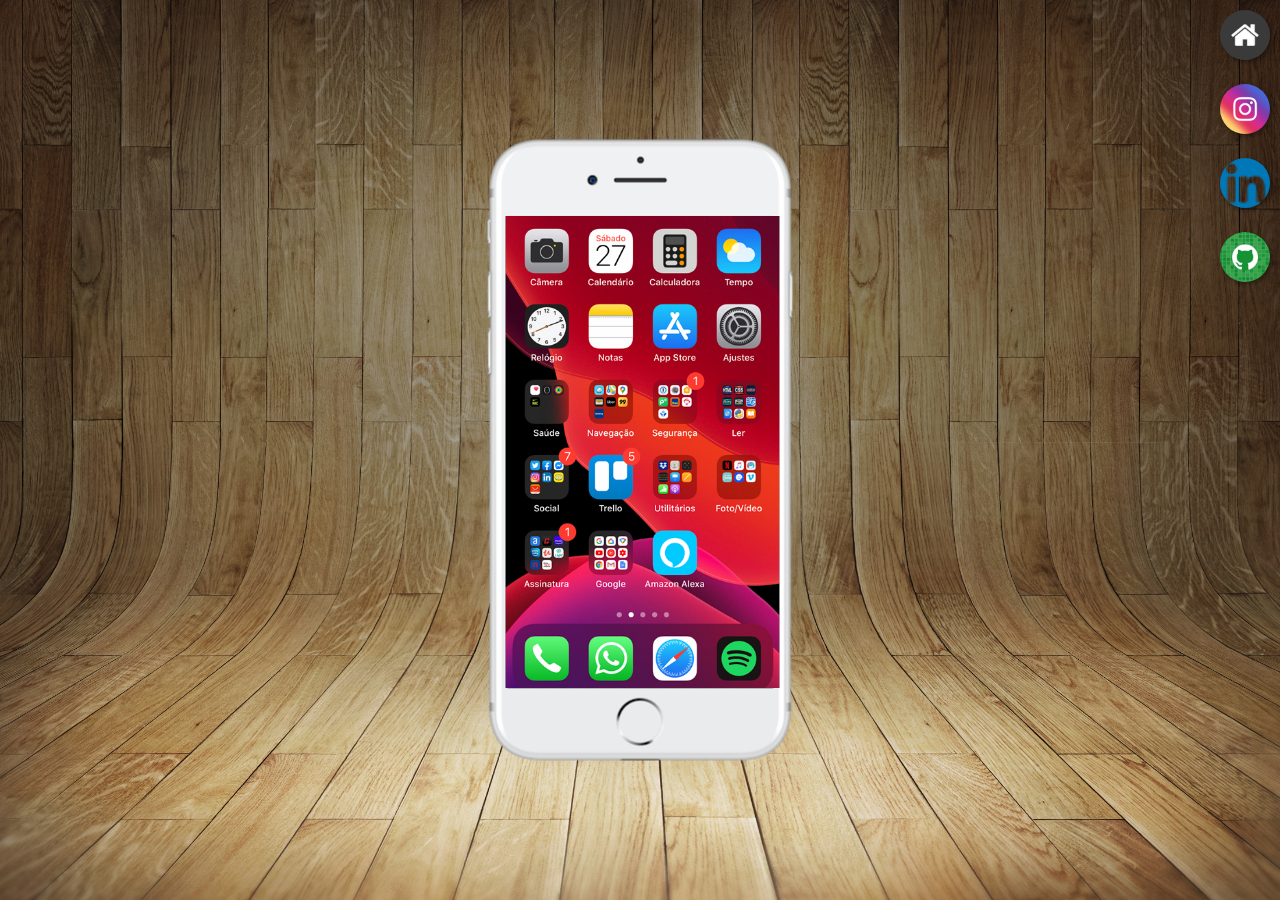
<file: index.html>
<!DOCTYPE html>
<html lang="pt-br">
<head>
    <meta charset="UTF-8">
    <meta name="viewport" content="width=device-width, initial-scale=1.0">

    <link rel="shortcut icon" href="pacote-d013/imagens/favicon.ico" type="image/x-icon">
    <link rel="stylesheet" href="estilos/style.css">
    
    <title>Redes Sociais</title>
</head>
<body>
    <main>
        <section id="telefone">
<iframe src="menu.html" name="tela" id="tela"  frameborder="0"> 

</iframe>
        </section>
        <section id="redes-sociais">
            <a href="menu.html" target="tela"><img src="imagens/imagens/logo-home.jpg" alt="Home"></a><br>

            <a href="insta.html" target="tela">
                <img src="imagens/imagens/logo-instagram.jpg" alt="Instagram">
            </a><br>

            <a href="linkedin.html" target="tela">
                <img src="imagens/imagens/linkedin (1).png" alt="linkedin">
            </a><br>

            <a href="github.html" target="tela">
                <img src="imagens/imagens/logo-github.jpg" alt=""></a><br>
            

        </section>
    </main>
</body>
</html>
</file>
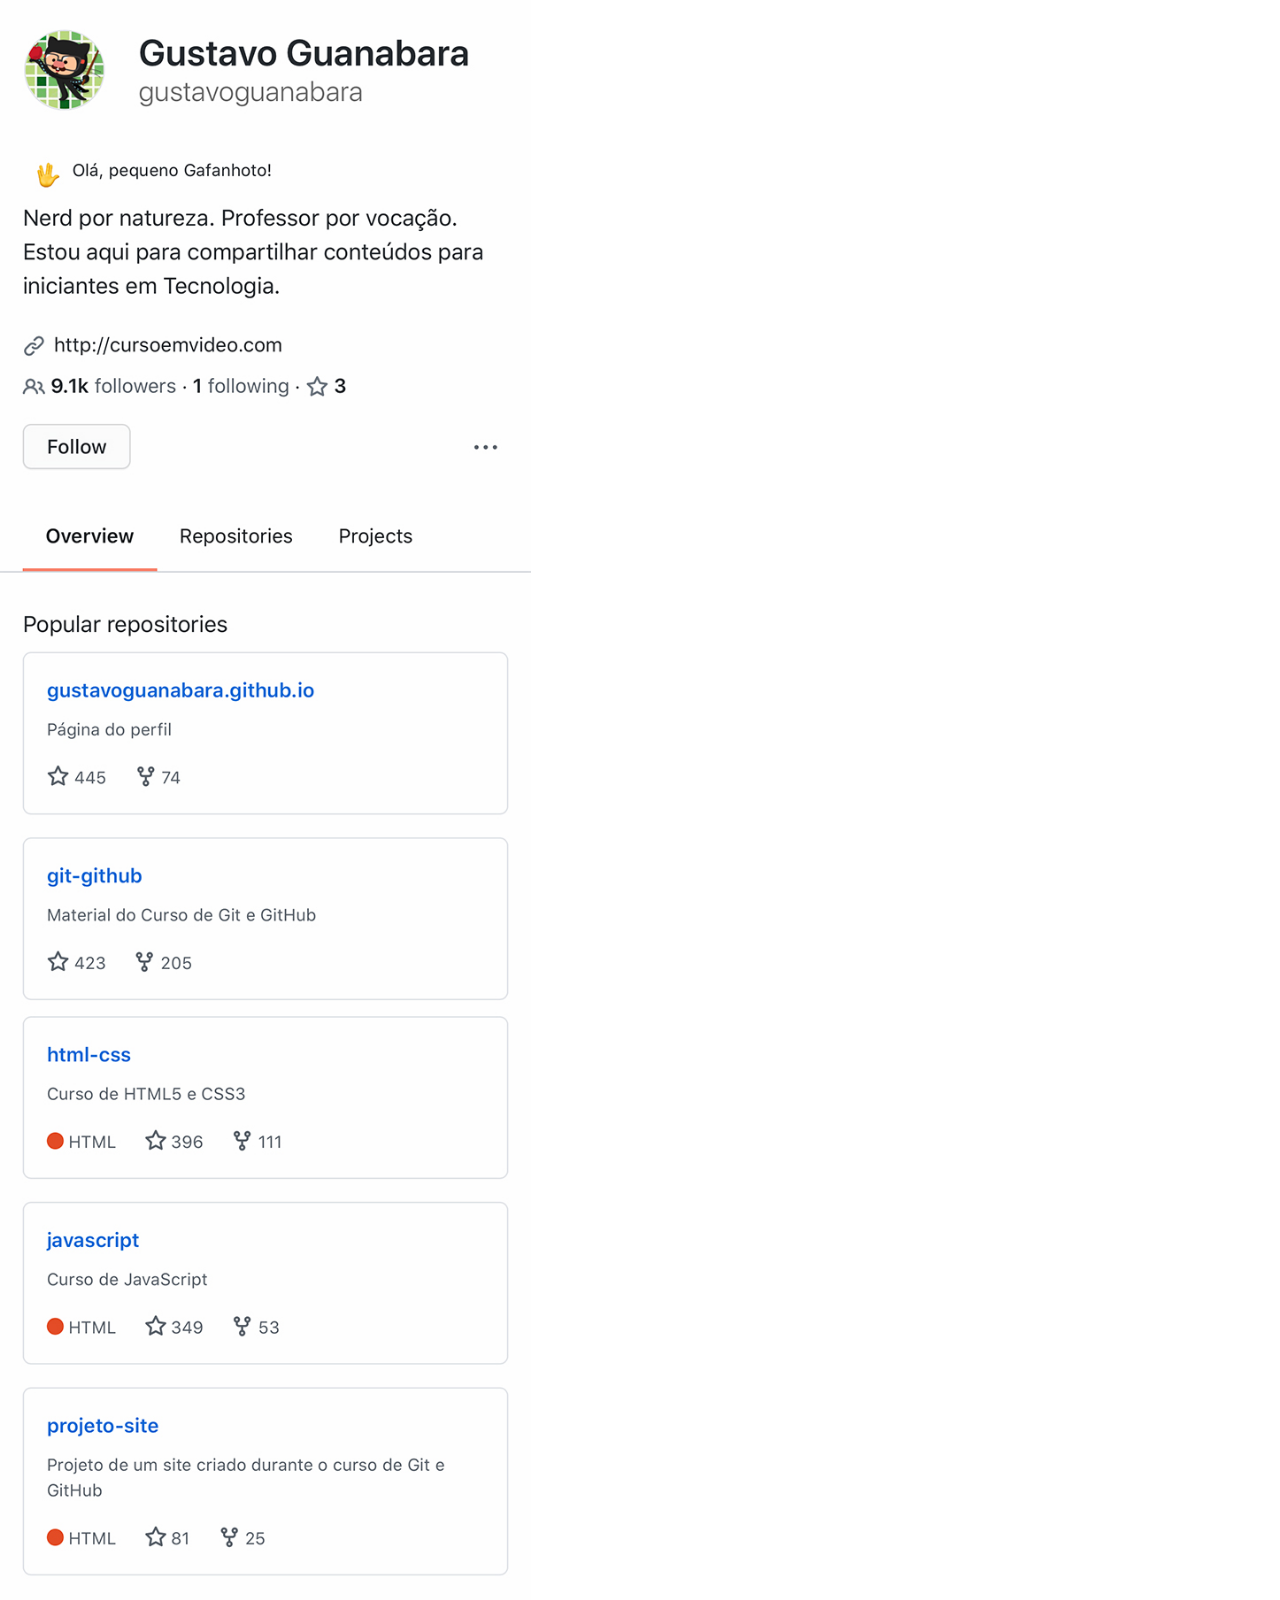
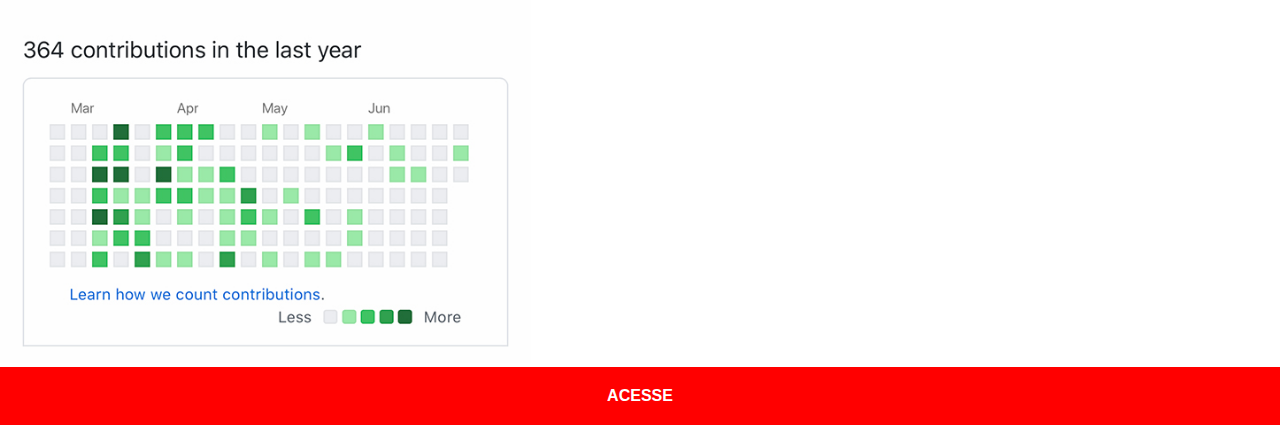
<file: github.html>
<!DOCTYPE html>
<html lang="pt-br">
<head>
    <meta charset="UTF-8">
    <meta name="viewport" content="width=device-width, initial-scale=1.0">
    <link rel="stylesheet" href="estilos/social.css">
    <title>Github</title>
</head>
<body>
    <img src="imagens/imagens/tela-github.jpg" alt="tela-github">
    <a href="https://github.com/lucasr099" target="_blank">ACESSE
    </a>
</body>
</html>
</file>
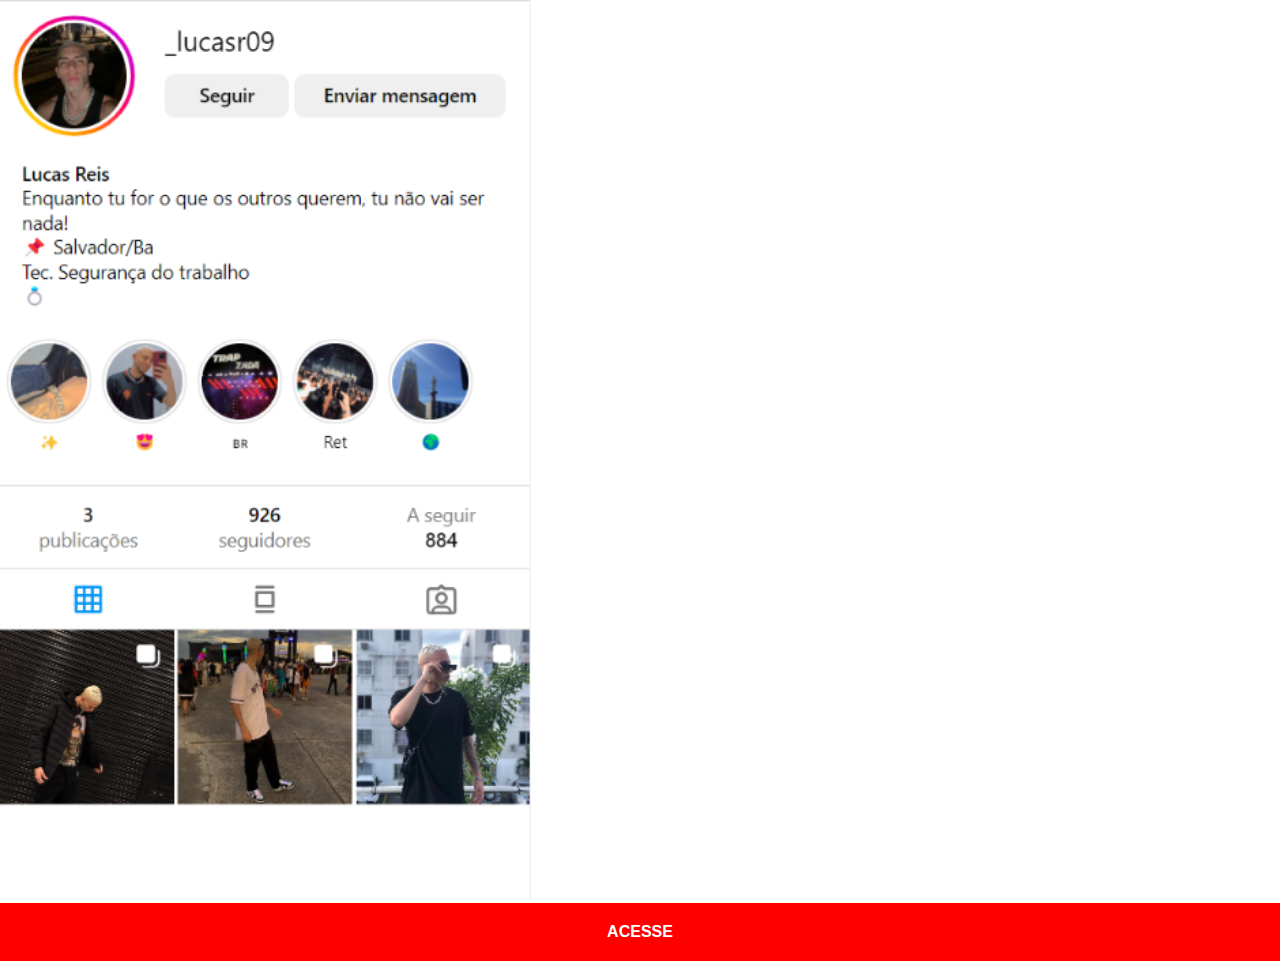
<file: insta.html>
<!DOCTYPE html>
<html lang="pt-br">
<head>
    <meta charset="UTF-8">
    <meta name="viewport" content="width=device-width, initial-scale=1.0">
    <link rel="stylesheet" href="estilos/social.css">
    <title>Github</title>
</head>
<body>
    <img src="imagens/imagens/Screenshot_2023-09-08_01-57-13.png">
    <a href="https://www.instagram.com/_lucasr09/" target="_blank">ACESSE
    </a>
</body>
</html>
</file>
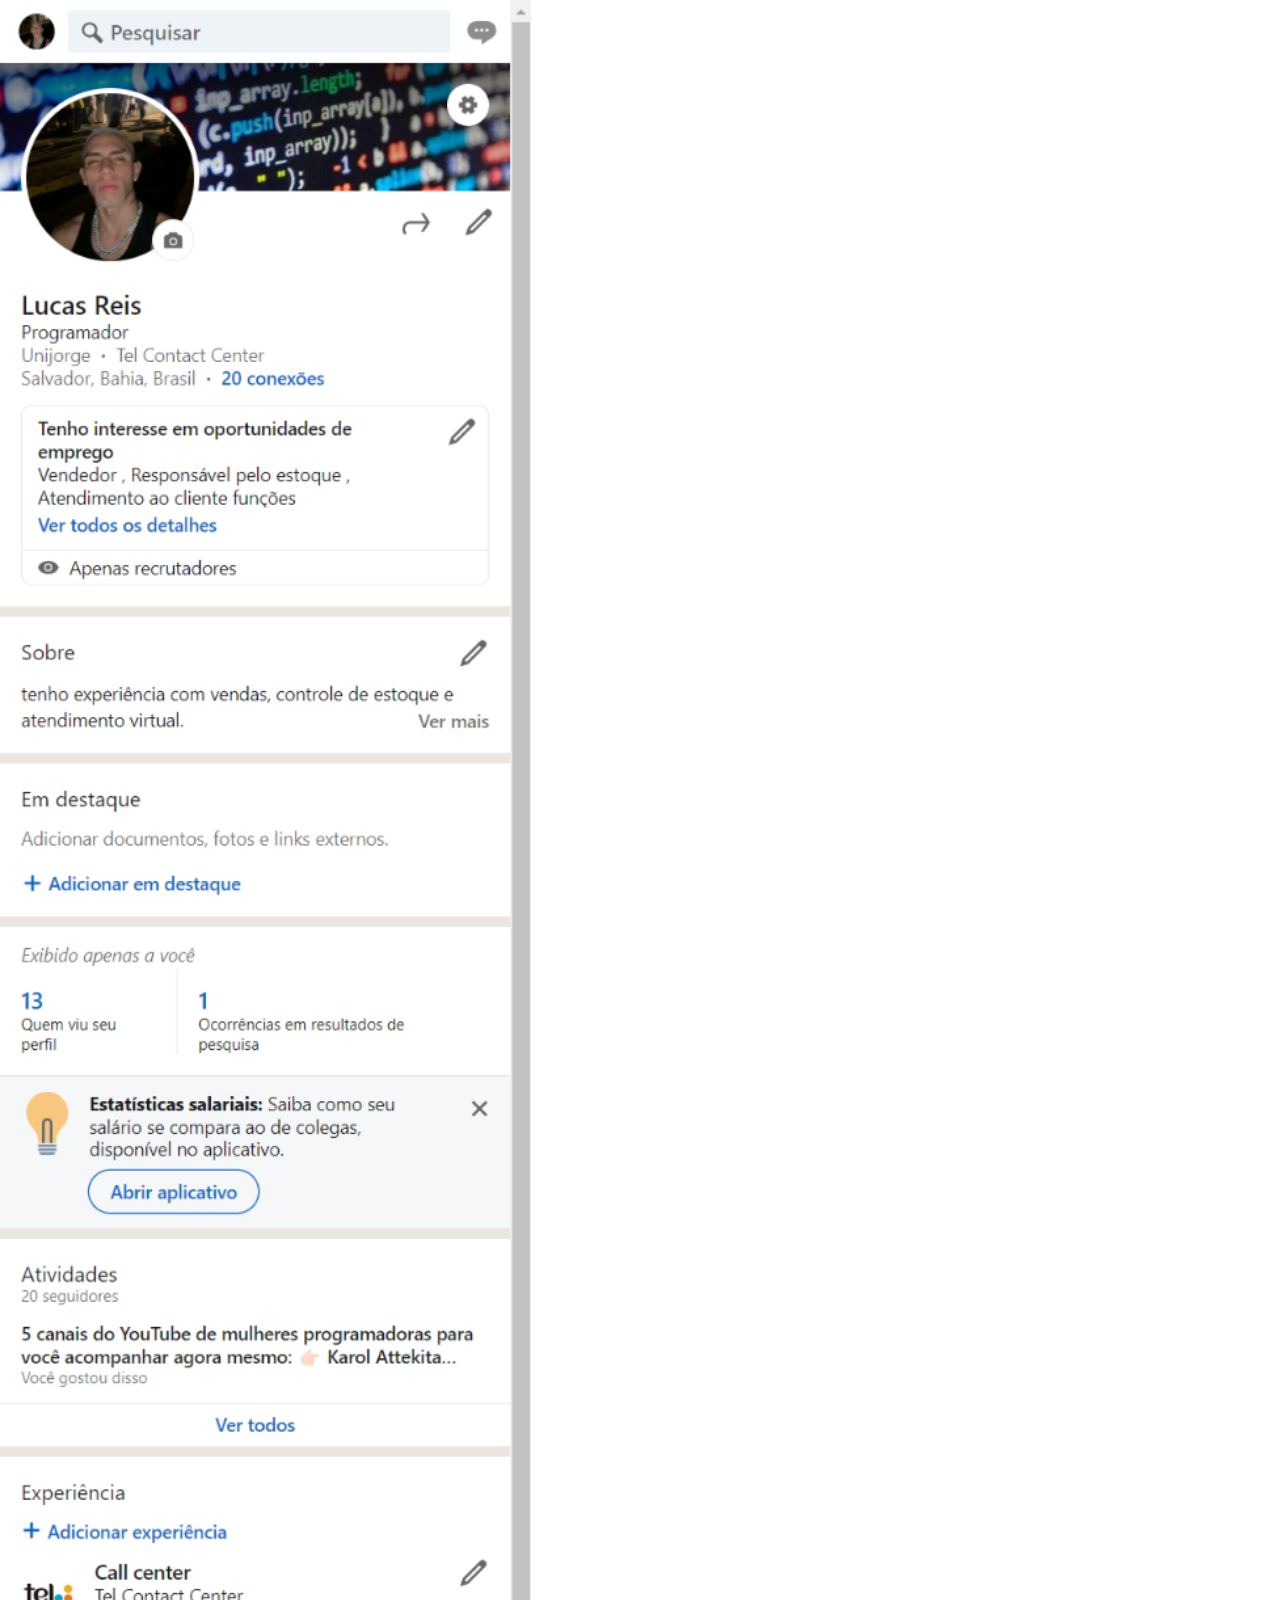
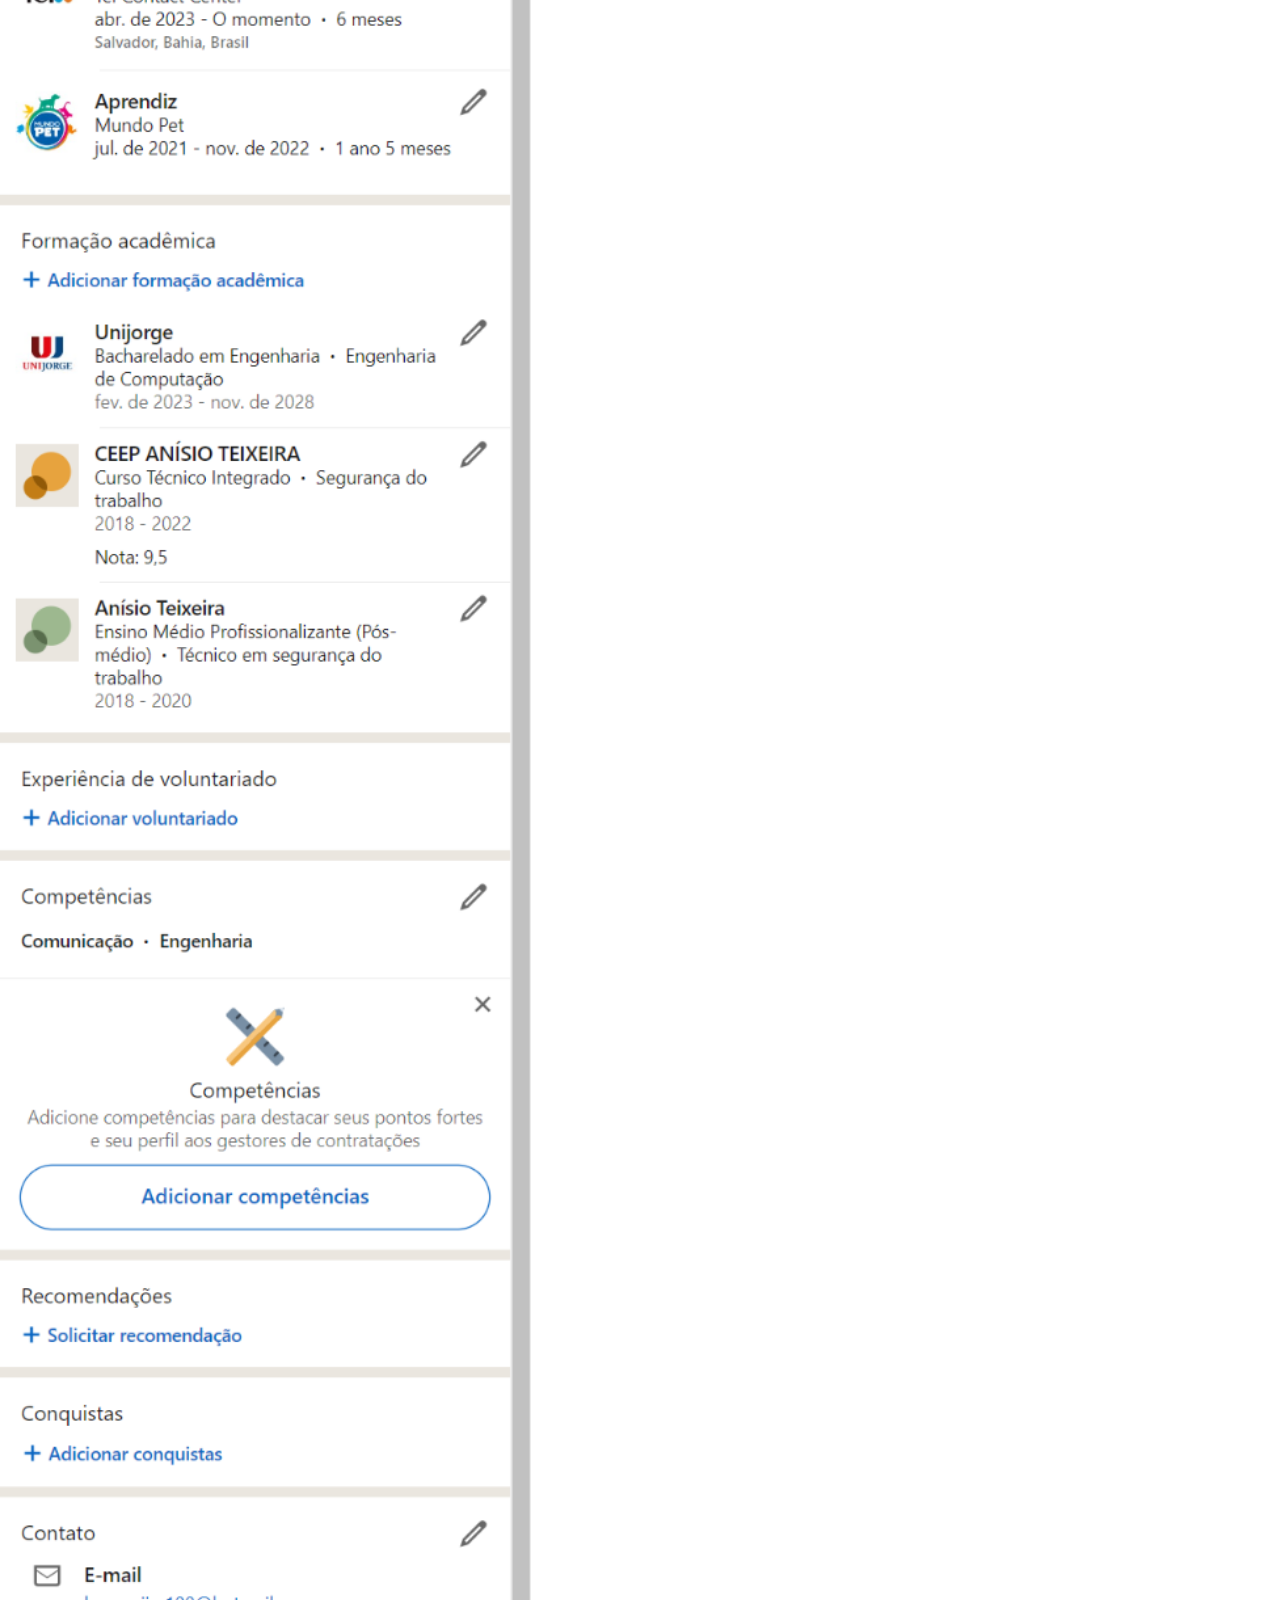
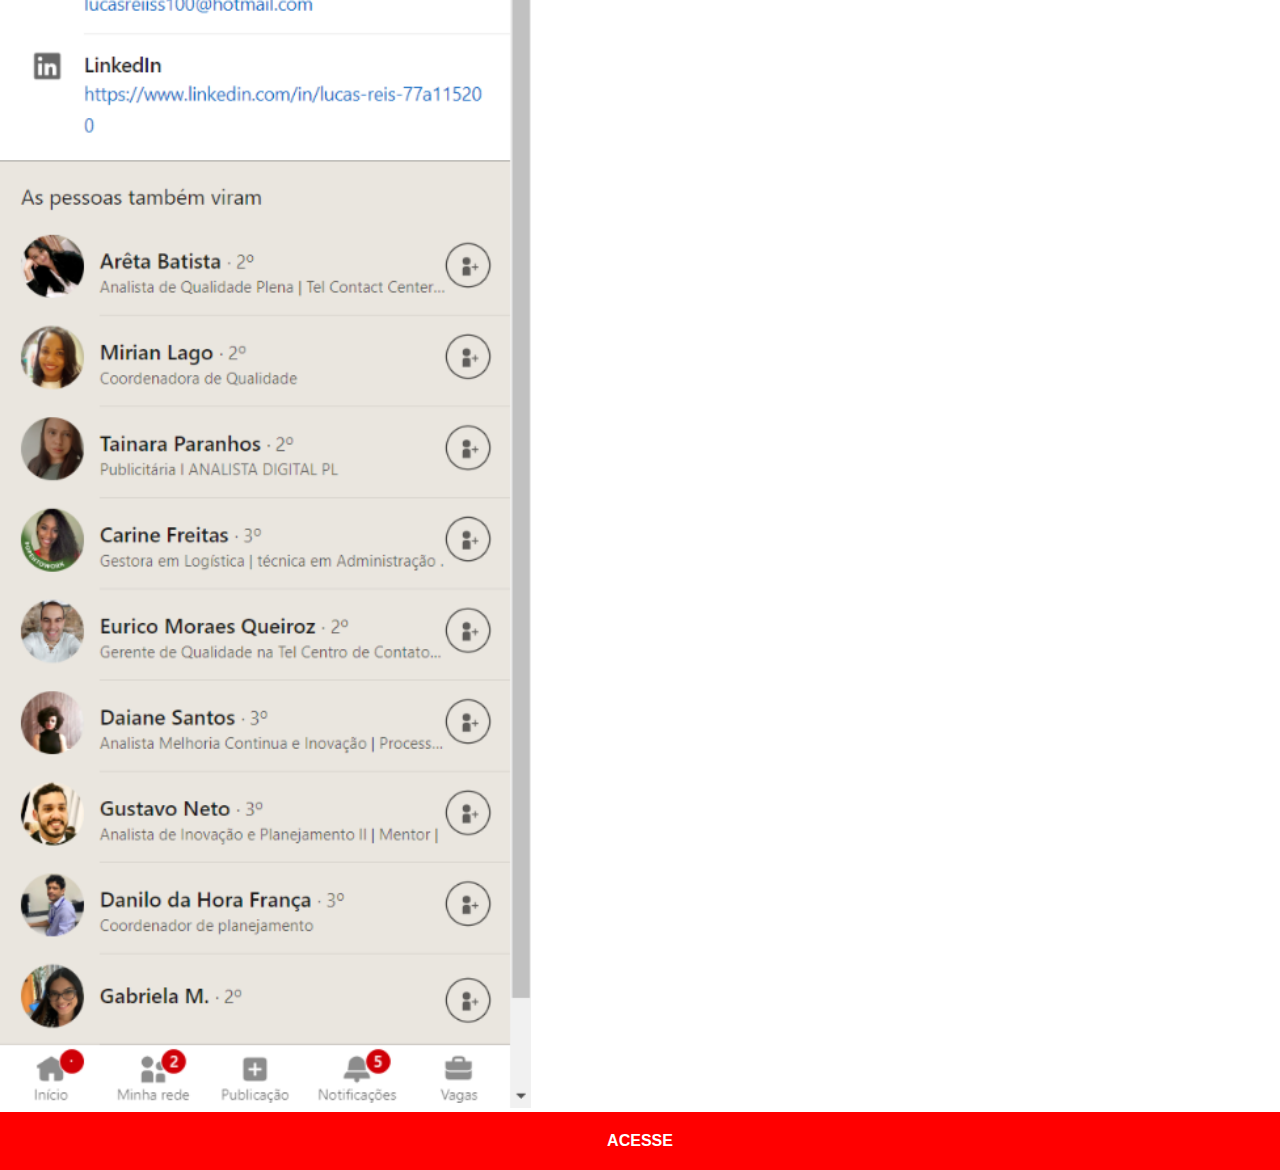
<file: linkedin.html>
<!DOCTYPE html>
<html lang="pt-br">
<head>
    <meta charset="UTF-8">
    <meta name="viewport" content="width=device-width, initial-scale=1.0">
    <link rel="stylesheet" href="estilos/social.css">
    <title>Github</title>
</head>
<body>
    <img src="imagens/imagens/Screenshot_2023-09-08_01-58-41.png">
    <a href="https://www.linkedin.com/in/lucas-reis-77a115200/" target="_blank">ACESSE
    </a>
</body>
</html>
</file>
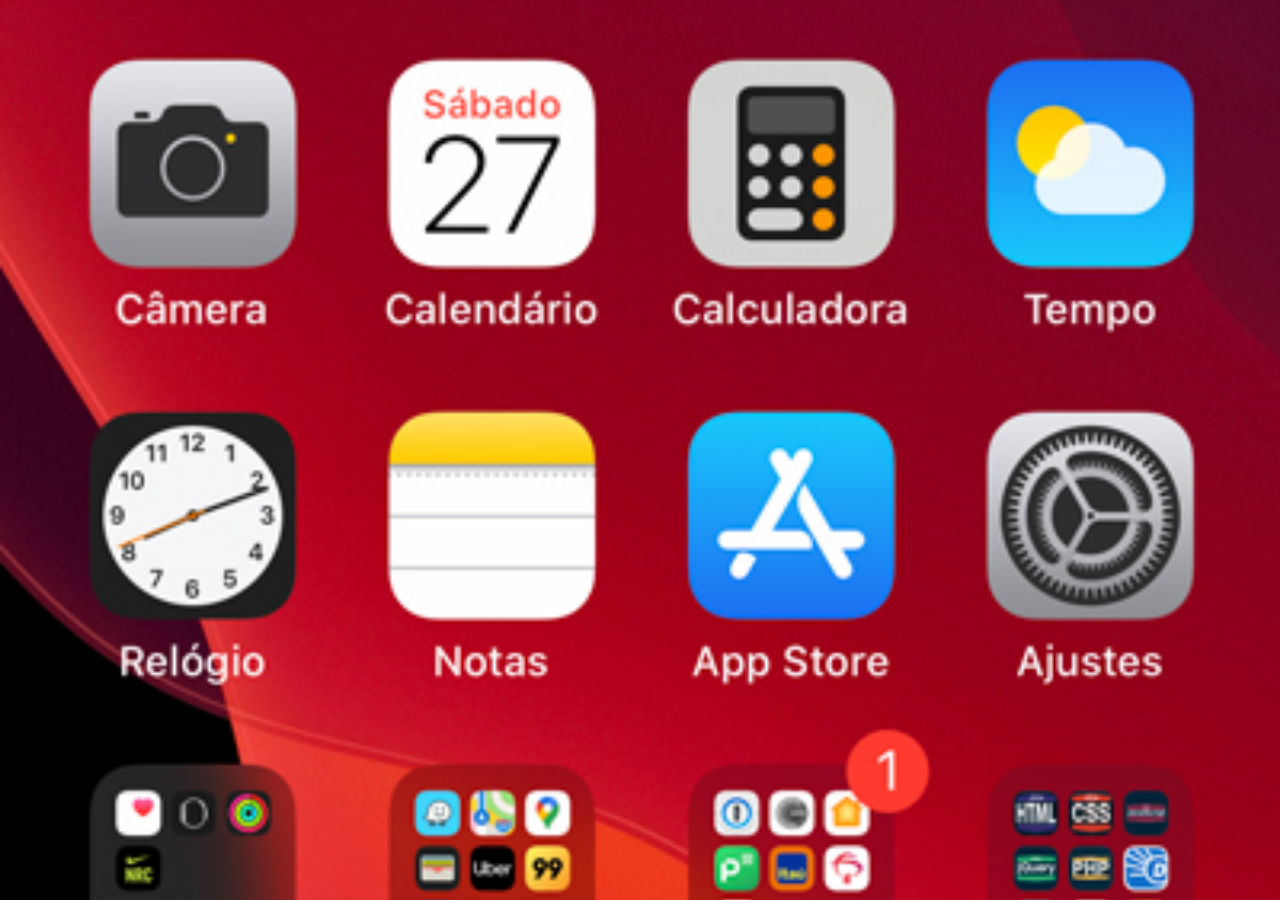
<file: menu.html>
<!DOCTYPE html>
<html lang="pt-br">
<head>
    <meta charset="UTF-8">
    <meta name="viewport" content="width=device-width, initial-scale=1.0">
    <title>Home</title>
</head>
<style>
*{
    margin: 0px;
    padding: 0px;
}
body{
    width: 100vw;
    height: 100vh;
    background: black url("imagens/imagens/tela-home.jpg") no-repeat top center;
    background-size: cover;
}


</style>
<body>
    
</body>
</html>
</file>
<file: estilos/style.css>
*{
    margin: 0%;
    padding: 0%;
    font-family: Arial, Helvetica, sans-serif;
}
html,body{
    height: 100vh;

}
body{
  background: url( '../imagens/imagens/fundo-madeira.jpg')
  no-repeat top center;
background-size: cover;
background-attachment: fixed;
}
main{
    height: 100vh;
    position: relative;
    
}
#telefone{
    position: absolute;
   top: 50%;
   left: 50%;
   transform: translate(-50%, -50%);
   background-position: center;
   
   
    height: 626px;
    width: 315px;
    background-image: url(../imagens/imagens/frame-iphone.png);
background-repeat: no-repeat;
}
#tela{
    position: relative;
    top: 79px;
    left: 23px;
    width: 274px;
    height: 472px;
}
#redes-sociais{
    text-align: right;
}

#redes-sociais img{
width: 50px;
margin: 10px;
border-radius: 50%;
box-shadow: 2px 2px 5px rgba(0, 0, 0, 0.411);
box-sizing: border-box;
}
 #redes-sociais img:hover{
    border: 2px solid rgba(255, 255, 255, 0.655);
    transform: translate(-1px, -3px);
    box-shadow: 5px 6px 5px rgba(0, 0, 0, 0.521);
    transition: transform .5;

 }
</file>
<file: estilos/social.css>
*{
    padding: 0%;
    margin: 0%;
    font-family: Arial, Helvetica, sans-serif;
}
::-webkit-scrollbar{
    width: 0%;
    height: 0%;
}
img{
    width: 59vh;

}
a{
   
    display: block;
    background-color: red;
    padding: 20px;
    text-align: center;
    color: white;
    text-decoration: none;
   font-weight: bolder;
   
}
a:hover{
    background-color: rgb(248, 25, 25);
}
</file>
